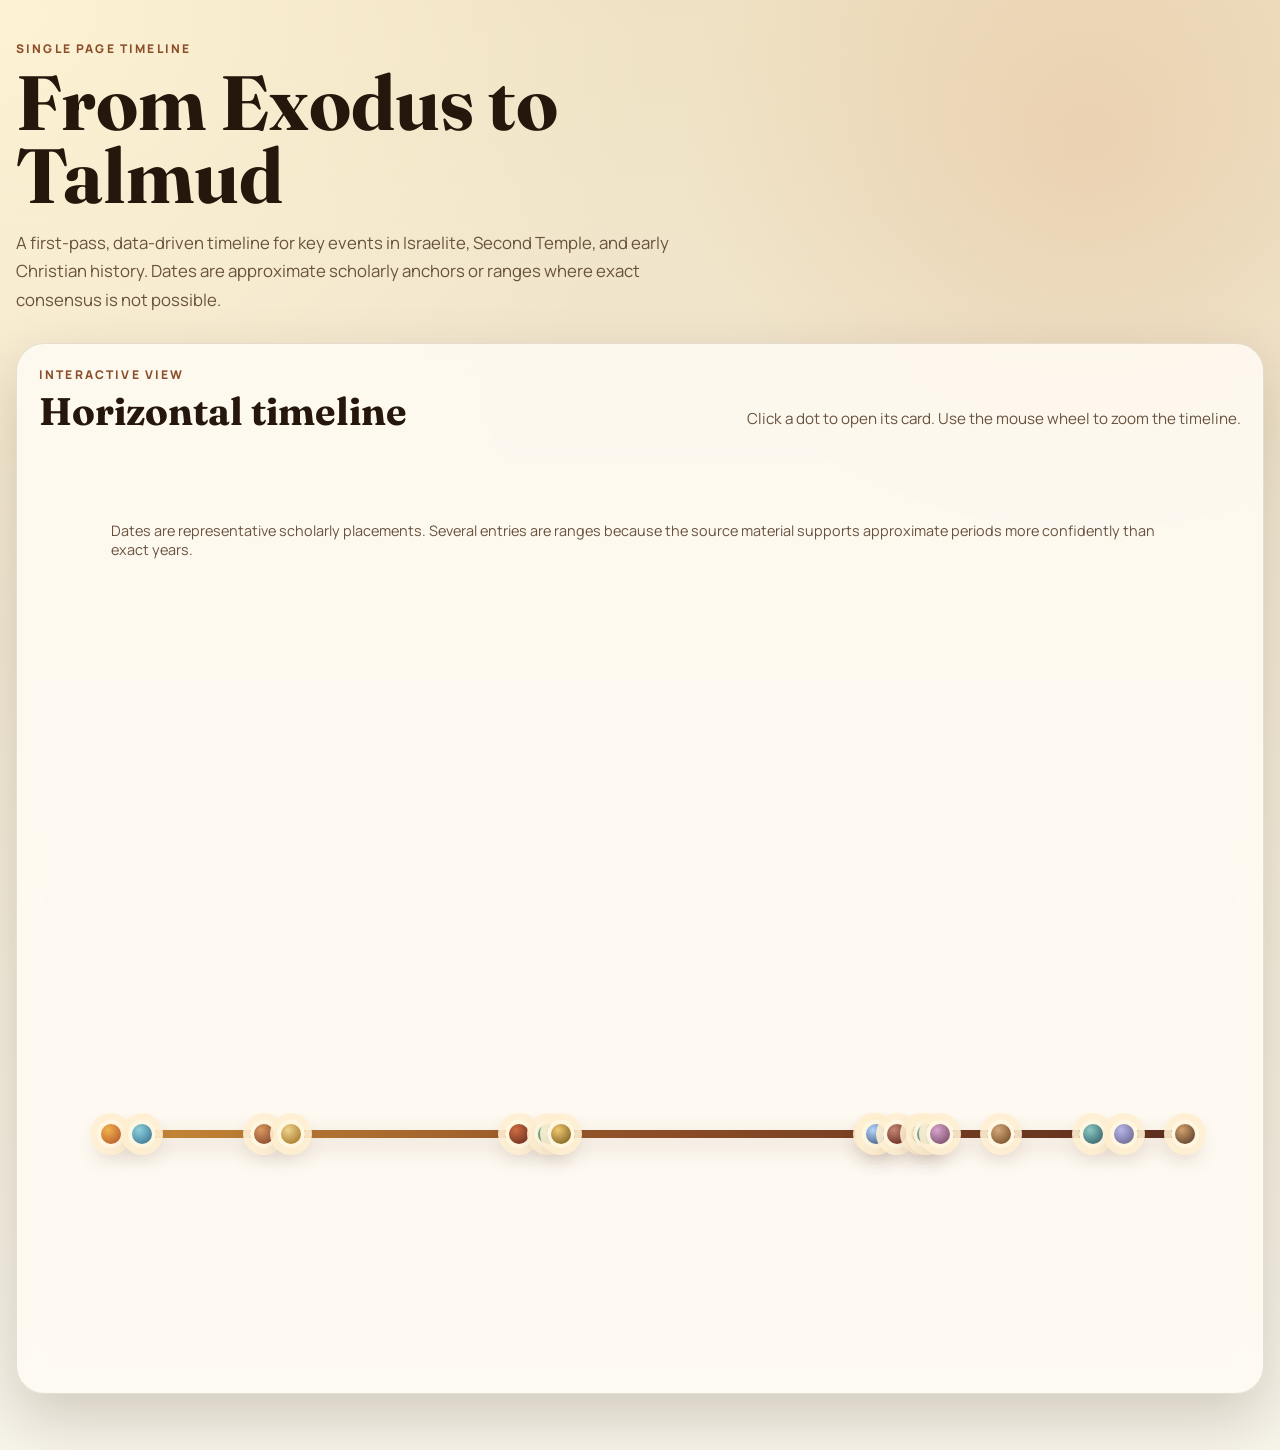
<file: timeline-flat/index.html>
<!DOCTYPE html>
<html lang="en">
<head>
  <meta charset="UTF-8" />
  <meta name="viewport" content="width=device-width, initial-scale=1.0" />
  <title>Biblical and Jewish History Timeline</title>
  <link rel="preconnect" href="https://fonts.googleapis.com" />
  <link rel="preconnect" href="https://fonts.gstatic.com" crossorigin />
  <link href="https://fonts.googleapis.com/css2?family=Fraunces:wght@500;600;700&family=Manrope:wght@400;500;600;700&display=swap" rel="stylesheet" />
  <link rel="stylesheet" href="./styles.css" />
</head>
<body>
  <main class="page-shell">
    <section class="hero">
      <p class="eyebrow">Single Page Timeline</p>
      <h1>From Exodus to Talmud</h1>
      <p class="intro">
        A first-pass, data-driven timeline for key events in Israelite, Second Temple, and early Christian history.
        Dates are approximate scholarly anchors or ranges where exact consensus is not possible.
      </p>
    </section>

    <section class="timeline-panel" aria-labelledby="timeline-title">
      <div class="panel-header">
        <div>
          <p class="panel-kicker">Interactive View</p>
          <h2 id="timeline-title">Horizontal timeline</h2>
        </div>
        <p class="panel-note">Click a dot to open its card. Use the mouse wheel to zoom the timeline.</p>
      </div>

      <div class="timeline-scroll" id="timeline-scroll">
        <div class="timeline-stage" id="timeline-stage" aria-live="polite"></div>
      </div>
    </section>
  </main>

  <script src="./app.js"></script>
</body>
</html>
</file>
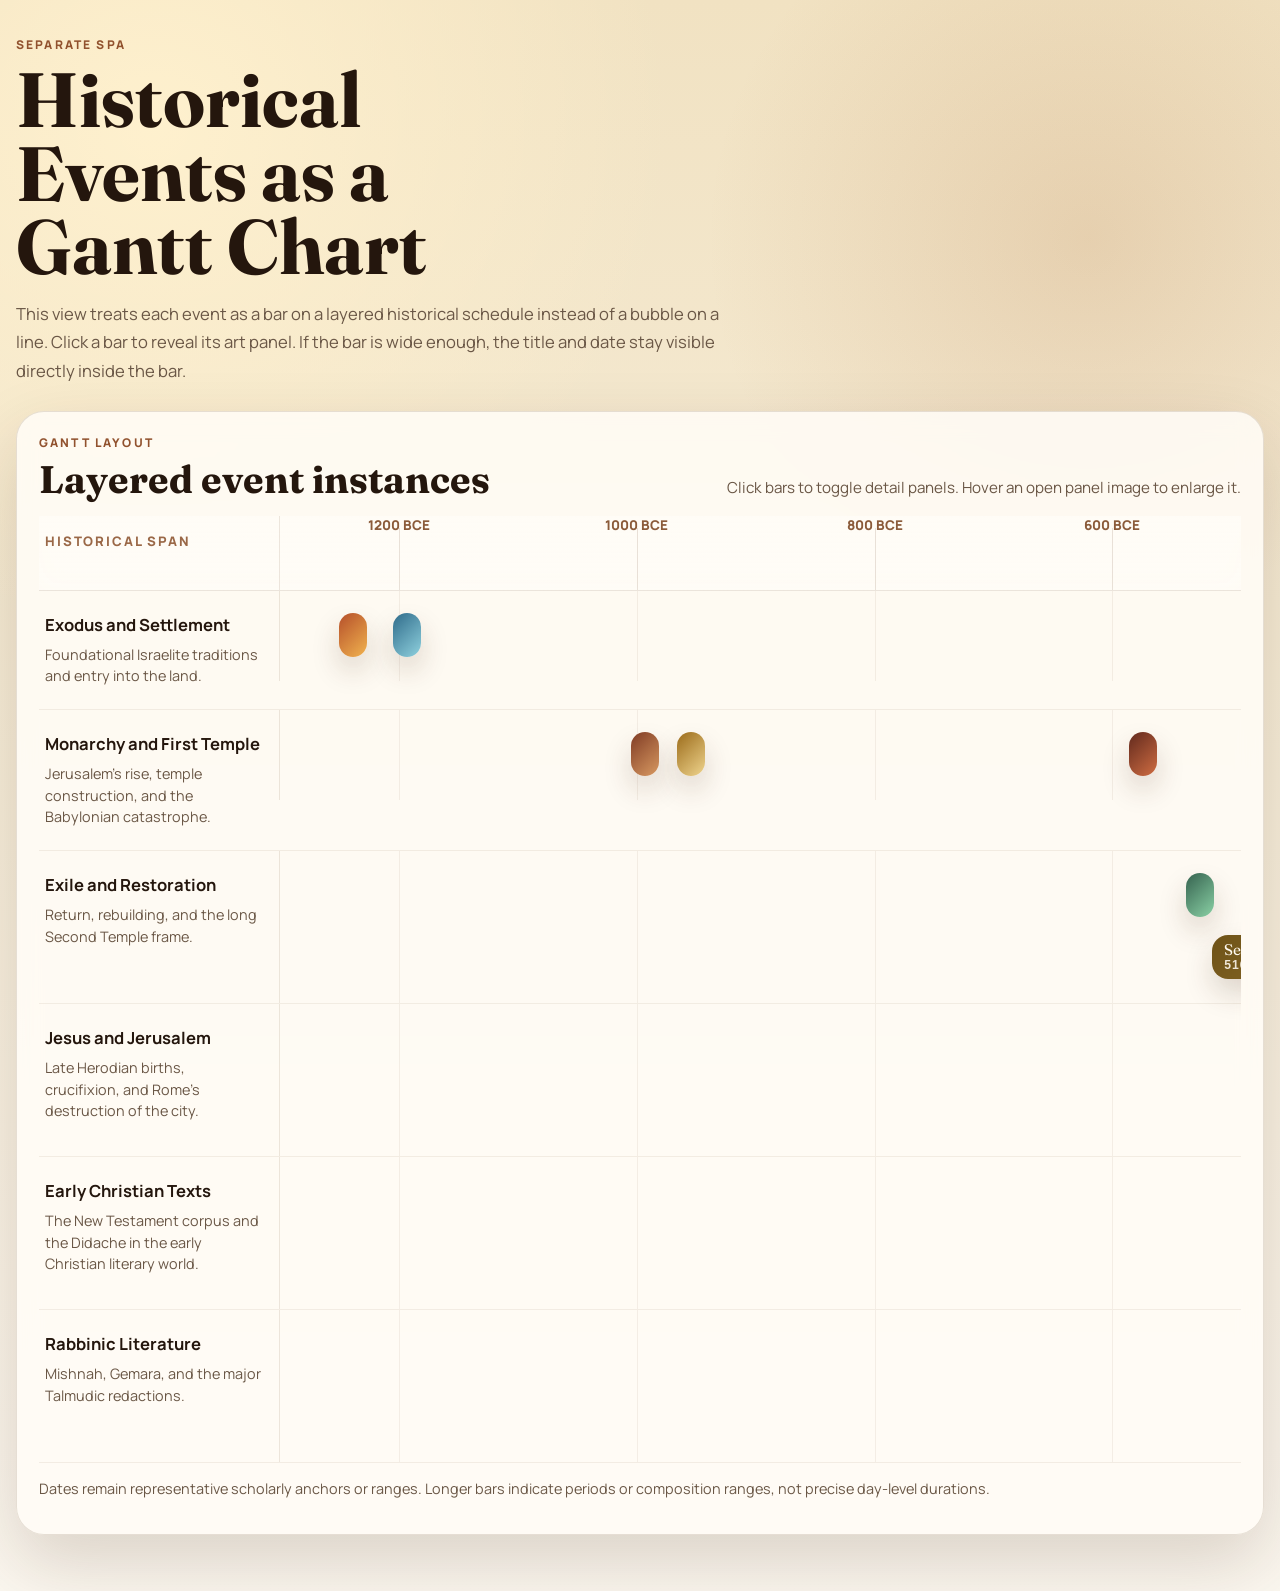
<file: timeline-gantt/gantt.html>
<!DOCTYPE html>
<html lang="en">
<head>
  <meta charset="UTF-8" />
  <meta name="viewport" content="width=device-width, initial-scale=1.0" />
  <title>Historical Gantt View</title>
  <link rel="preconnect" href="https://fonts.googleapis.com" />
  <link rel="preconnect" href="https://fonts.gstatic.com" crossorigin />
  <link href="https://fonts.googleapis.com/css2?family=Fraunces:wght@500;600;700&family=Manrope:wght@400;500;600;700;800&display=swap" rel="stylesheet" />
  <link rel="stylesheet" href="./gantt.css" />
</head>
<body>
  <main class="gantt-shell">
    <section class="hero">
      <p class="eyebrow">Separate SPA</p>
      <h1>Historical Events as a Gantt Chart</h1>
      <p class="intro">
        This view treats each event as a bar on a layered historical schedule instead of a bubble on a line.
        Click a bar to reveal its art panel. If the bar is wide enough, the title and date stay visible directly inside the bar.
      </p>
    </section>

    <section class="chart-panel">
      <div class="panel-head">
        <div>
          <p class="panel-kicker">Gantt Layout</p>
          <h2>Layered event instances</h2>
        </div>
        <p class="panel-note">Click bars to toggle detail panels. Hover an open panel image to enlarge it.</p>
      </div>

      <div class="gantt-scroll" id="gantt-scroll">
        <div class="gantt-stage" id="gantt-stage"></div>
      </div>
    </section>
  </main>

  <script src="./gantt.js"></script>
</body>
</html>
</file>
<file: timeline-flat/styles.css>
:root {
  --bg-top: #efe2c4;
  --bg-bottom: #f7f4ea;
  --panel: rgba(255, 252, 245, 0.84);
  --panel-border: rgba(81, 53, 18, 0.14);
  --ink: #26170c;
  --muted: #68523f;
  --line: linear-gradient(90deg, #c88a37 0%, #8d4d27 50%, #5d2f1d 100%);
  --dot-ring: #fff6e0;
  --shadow: 0 24px 60px rgba(45, 22, 8, 0.18);
  --card-shadow: 0 18px 34px rgba(58, 30, 14, 0.16);
}

* {
  box-sizing: border-box;
}

html,
body {
  margin: 0;
  min-height: 100%;
}

body {
  font-family: "Manrope", sans-serif;
  color: var(--ink);
  background:
    radial-gradient(circle at top left, rgba(255, 243, 214, 0.95), transparent 34%),
    radial-gradient(circle at 85% 10%, rgba(206, 125, 73, 0.18), transparent 24%),
    linear-gradient(180deg, var(--bg-top), var(--bg-bottom));
}

.page-shell {
  width: min(1500px, calc(100% - 32px));
  margin: 0 auto;
  padding: 40px 0 56px;
}

.hero {
  margin-bottom: 28px;
}

.eyebrow,
.panel-kicker {
  margin: 0 0 10px;
  text-transform: uppercase;
  letter-spacing: 0.18em;
  font-size: 0.75rem;
  font-weight: 800;
  color: #8b4f2a;
}

h1,
h2 {
  font-family: "Fraunces", serif;
  line-height: 0.95;
  margin: 0;
}

h1 {
  font-size: clamp(2.8rem, 6vw, 5.6rem);
  max-width: 11ch;
}

h2 {
  font-size: clamp(1.8rem, 3vw, 2.7rem);
}

.intro {
  max-width: 70ch;
  color: var(--muted);
  font-size: 1.05rem;
  line-height: 1.7;
  margin: 16px 0 0;
}

.timeline-panel {
  background: var(--panel);
  border: 1px solid var(--panel-border);
  border-radius: 28px;
  box-shadow: var(--shadow);
  backdrop-filter: blur(12px);
  padding: 22px 22px 10px;
}

.panel-header {
  display: flex;
  justify-content: space-between;
  align-items: end;
  gap: 24px;
  margin-bottom: 18px;
}

.panel-note {
  margin: 0;
  color: var(--muted);
  font-size: 0.95rem;
}

.timeline-scroll {
  overflow-x: auto;
  overflow-y: visible;
  padding: 8px 8px 28px;
}

.timeline-scroll::-webkit-scrollbar {
  height: 12px;
}

.timeline-scroll::-webkit-scrollbar-thumb {
  background: rgba(93, 47, 29, 0.28);
  border-radius: 999px;
}

.timeline-stage {
  position: relative;
  min-height: 100vh;
  padding: 52px 64px 72px;
}

.timeline-line {
  position: absolute;
  top: var(--line-top-px, 75vh);
  height: 8px;
  border-radius: 999px;
  background: var(--line);
  box-shadow: 0 8px 22px rgba(112, 54, 21, 0.22);
}

.timeline-marker {
  appearance: none;
  position: absolute;
  top: calc(var(--line-top-px, 75vh) - 10px);
  width: 28px;
  height: 28px;
  padding: 0;
  border-radius: 50%;
  border: 4px solid var(--dot-ring);
  box-shadow:
    0 0 0 7px rgba(255, 240, 210, 0.9),
    0 10px 22px rgba(85, 42, 18, 0.2);
  z-index: 2;
  cursor: pointer;
  transition: transform 150ms ease, box-shadow 150ms ease;
}

.timeline-marker:hover,
.timeline-marker:focus-visible {
  transform: scale(1.08);
  box-shadow:
    0 0 0 7px rgba(255, 240, 210, 0.9),
    0 16px 28px rgba(85, 42, 18, 0.28);
  outline: none;
}

.timeline-marker.is-active {
  transform: scale(1.14);
  box-shadow:
    0 0 0 9px rgba(255, 244, 220, 0.98),
    0 18px 30px rgba(85, 42, 18, 0.32);
}

.event-card {
  position: absolute;
  width: 260px;
  background: rgba(255, 251, 243, 0.96);
  border: 1px solid rgba(100, 58, 28, 0.14);
  border-radius: 24px;
  box-shadow: var(--card-shadow);
  overflow: visible;
  transition: transform 180ms ease, box-shadow 180ms ease, border-color 180ms ease, opacity 160ms ease;
  z-index: 3;
  opacity: 0;
  pointer-events: none;
  visibility: hidden;
}

.event-card:hover,
.event-card:focus-within {
  transform: translateY(-6px);
  border-color: rgba(96, 44, 18, 0.32);
  box-shadow: 0 24px 40px rgba(53, 28, 11, 0.22);
  z-index: 10;
}

.event-card.is-visible {
  opacity: 1;
  pointer-events: auto;
  visibility: visible;
}

.event-card::after {
  content: "";
  position: absolute;
  left: calc(50% - 1px);
  top: 100%;
  width: 2px;
  height: var(--popup-gap-px, 128px);
  background: rgba(98, 57, 30, 0.2);
}

.event-card-inner {
  display: grid;
  gap: 10px;
  padding: 14px 14px 16px;
}

.event-date {
  display: inline-flex;
  align-items: center;
  width: fit-content;
  padding: 6px 10px;
  border-radius: 999px;
  font-size: 0.79rem;
  font-weight: 800;
  letter-spacing: 0.08em;
  text-transform: uppercase;
  color: #fff7ea;
}

.event-title {
  margin: 0;
  font-family: "Fraunces", serif;
  font-size: 1.22rem;
  line-height: 1.1;
}

.event-desc {
  margin: 0;
  color: var(--muted);
  line-height: 1.45;
  font-size: 0.92rem;
}

.image-shell {
  position: relative;
}

.event-thumb {
  display: block;
  width: 100%;
  aspect-ratio: 4 / 3;
  object-fit: cover;
  border-radius: 18px;
  border: 1px solid rgba(91, 52, 26, 0.12);
  background: #f4ead9;
}

.legend {
  margin-top: 14px;
  color: var(--muted);
  font-size: 0.9rem;
}

@media (max-width: 900px) {
  .page-shell {
    width: min(100% - 18px, 1500px);
    padding-top: 24px;
  }

  .panel-header {
    flex-direction: column;
    align-items: start;
  }

  .timeline-panel {
    padding-inline: 12px;
  }

  .timeline-stage {
    min-height: 100vh;
    padding-inline: 42px;
  }

  .event-card {
    width: 230px;
  }
}
</file>
<file: timeline-gantt/gantt.css>
:root {
  --bg-top: #f1e2c2;
  --bg-bottom: #fbf7ef;
  --panel: rgba(255, 252, 246, 0.88);
  --panel-border: rgba(77, 49, 19, 0.14);
  --ink: #24160d;
  --muted: #6a5746;
  --shadow: 0 28px 70px rgba(53, 26, 8, 0.16);
  --bar-height: 44px;
  --row-gap: 18px;
  --subrow-gap: 18px;
  --sidebar-width: 240px;
}

* {
  box-sizing: border-box;
}

html,
body {
  min-height: 100%;
  margin: 0;
}

body {
  font-family: "Manrope", sans-serif;
  color: var(--ink);
  background:
    radial-gradient(circle at 12% 8%, rgba(255, 241, 206, 0.95), transparent 28%),
    radial-gradient(circle at 85% 15%, rgba(173, 111, 59, 0.18), transparent 22%),
    linear-gradient(180deg, var(--bg-top), var(--bg-bottom));
}

.gantt-shell {
  width: min(1600px, calc(100% - 32px));
  margin: 0 auto;
  padding: 36px 0 56px;
}

.hero {
  margin-bottom: 26px;
}

.eyebrow,
.panel-kicker {
  margin: 0 0 10px;
  text-transform: uppercase;
  letter-spacing: 0.18em;
  font-size: 0.75rem;
  font-weight: 800;
  color: #91522e;
}

h1,
h2,
.bar-title,
.detail-title {
  font-family: "Fraunces", serif;
}

h1,
h2 {
  margin: 0;
  line-height: 0.96;
}

h1 {
  font-size: clamp(2.8rem, 6vw, 5.4rem);
  max-width: 11ch;
}

h2 {
  font-size: clamp(1.8rem, 3vw, 2.6rem);
}

.intro {
  max-width: 72ch;
  margin: 16px 0 0;
  color: var(--muted);
  line-height: 1.7;
  font-size: 1.04rem;
}

.chart-panel {
  background: var(--panel);
  border: 1px solid var(--panel-border);
  border-radius: 28px;
  box-shadow: var(--shadow);
  backdrop-filter: blur(12px);
  padding: 22px 22px 18px;
}

.panel-head {
  display: flex;
  justify-content: space-between;
  align-items: end;
  gap: 24px;
  margin-bottom: 18px;
}

.panel-note {
  margin: 0;
  color: var(--muted);
  font-size: 0.95rem;
}

.gantt-scroll {
  overflow-x: auto;
  overflow-y: visible;
  padding-bottom: 18px;
}

.gantt-scroll::-webkit-scrollbar {
  height: 12px;
}

.gantt-scroll::-webkit-scrollbar-thumb {
  background: rgba(93, 47, 29, 0.28);
  border-radius: 999px;
}

.gantt-stage {
  position: relative;
}

.axis-row,
.group-row {
  display: grid;
  grid-template-columns: var(--sidebar-width) minmax(0, 1fr);
}

.axis-row {
  position: sticky;
  top: 0;
  z-index: 20;
  background: linear-gradient(180deg, rgba(255, 252, 246, 0.98), rgba(255, 252, 246, 0.92));
  backdrop-filter: blur(12px);
  border-bottom: 1px solid rgba(92, 56, 26, 0.12);
}

.axis-sidebar {
  padding: 16px 14px 12px 6px;
  color: #9a6847;
  font-size: 0.82rem;
  font-weight: 800;
  text-transform: uppercase;
  letter-spacing: 0.14em;
}

.axis-track {
  position: relative;
  height: 74px;
  border-left: 1px solid rgba(103, 64, 32, 0.12);
}

.axis-tick {
  position: absolute;
  top: 12px;
  bottom: 0;
  width: 1px;
  background: rgba(98, 58, 30, 0.14);
}

.axis-label {
  position: absolute;
  top: 0;
  transform: translateX(-50%);
  font-size: 0.84rem;
  font-weight: 800;
  color: #8b5b3a;
  white-space: nowrap;
}

.group-row {
  position: relative;
  align-items: start;
  border-bottom: 1px solid rgba(103, 64, 32, 0.08);
}

.group-sidebar {
  padding: 22px 18px 22px 6px;
}

.group-name {
  margin: 0 0 8px;
  font-size: 1.04rem;
}

.group-note {
  margin: 0;
  color: var(--muted);
  line-height: 1.5;
  font-size: 0.9rem;
}

.group-track {
  position: relative;
  border-left: 1px solid rgba(103, 64, 32, 0.12);
  overflow: visible;
}

.track-gridline {
  position: absolute;
  top: 0;
  bottom: 0;
  width: 1px;
  background: rgba(114, 76, 41, 0.08);
}

.event-bar {
  position: absolute;
  display: flex;
  align-items: center;
  gap: 10px;
  min-width: 28px;
  height: var(--bar-height);
  padding: 0 12px;
  border: none;
  border-radius: 16px;
  color: #fffaf0;
  box-shadow: 0 14px 28px rgba(70, 37, 15, 0.18);
  cursor: pointer;
  transition: transform 160ms ease, box-shadow 160ms ease, filter 160ms ease;
  overflow: visible;
  text-align: left;
}

.event-bar:hover,
.event-bar:focus-visible {
  transform: translateY(-2px);
  box-shadow: 0 18px 34px rgba(70, 37, 15, 0.24);
  filter: saturate(1.06);
  outline: none;
}

.event-bar.is-open {
  box-shadow: 0 22px 38px rgba(70, 37, 15, 0.28);
  z-index: 15;
}

.bar-text {
  display: none;
  min-width: 0;
}

.event-bar.show-title .bar-text {
  display: block;
}

.bar-title,
.bar-date {
  display: block;
  overflow: hidden;
  text-overflow: ellipsis;
  white-space: nowrap;
}

.bar-title {
  font-size: 0.96rem;
  line-height: 1.04;
}

.bar-date {
  font-size: 0.76rem;
  font-weight: 800;
  letter-spacing: 0.08em;
  text-transform: uppercase;
  opacity: 0.88;
}

.event-bar.show-date .bar-date {
  display: block;
}

.event-bar.show-title:not(.show-date) .bar-date {
  display: none;
}

.detail-card {
  position: absolute;
  left: 50%;
  bottom: calc(100% + 18px);
  width: 320px;
  transform: translateX(-50%);
  background: rgba(255, 251, 243, 0.98);
  border: 1px solid rgba(88, 54, 28, 0.16);
  border-radius: 22px;
  box-shadow: 0 28px 52px rgba(42, 21, 8, 0.24);
  padding: 14px;
  opacity: 0;
  visibility: hidden;
  pointer-events: none;
  transition: opacity 150ms ease, transform 150ms ease;
  z-index: 30;
}

.event-bar.is-open .detail-card {
  opacity: 1;
  visibility: visible;
  pointer-events: auto;
}

.detail-card::after {
  content: "";
  position: absolute;
  left: calc(50% - 1px);
  top: 100%;
  width: 2px;
  height: 18px;
  background: rgba(98, 57, 30, 0.22);
}

.detail-image-wrap {
  position: relative;
}

.detail-thumb,
.detail-large {
  display: block;
  width: 100%;
  object-fit: cover;
  border-radius: 18px;
  border: 1px solid rgba(91, 52, 26, 0.12);
  background: #f4ead9;
}

.detail-thumb {
  aspect-ratio: 4 / 3;
}

.detail-large {
  position: absolute;
  left: 50%;
  bottom: calc(100% + 12px);
  width: 360px;
  transform: translateX(-50%) scale(0.94);
  box-shadow: 0 26px 52px rgba(36, 16, 4, 0.3);
  opacity: 0;
  pointer-events: none;
  transition: opacity 150ms ease, transform 150ms ease;
}

.detail-image-wrap:hover .detail-large {
  opacity: 1;
  transform: translateX(-50%) scale(1);
}

.detail-meta {
  margin-top: 12px;
}

.detail-title {
  margin: 0 0 8px;
  font-size: 1.22rem;
  line-height: 1.08;
}

.detail-date {
  display: inline-flex;
  align-items: center;
  padding: 6px 10px;
  border-radius: 999px;
  font-size: 0.76rem;
  font-weight: 800;
  letter-spacing: 0.08em;
  text-transform: uppercase;
  color: #fff6e6;
}

.detail-desc {
  margin: 10px 0 0;
  color: var(--muted);
  line-height: 1.5;
  font-size: 0.92rem;
}

.footer-note {
  margin: 16px 0 0;
  color: var(--muted);
  font-size: 0.9rem;
}

@media (max-width: 900px) {
  :root {
    --sidebar-width: 180px;
  }

  .gantt-shell {
    width: min(100% - 18px, 1600px);
    padding-top: 24px;
  }

  .panel-head {
    flex-direction: column;
    align-items: start;
  }

  .chart-panel {
    padding-inline: 12px;
  }

  .detail-card {
    width: 280px;
  }

  .detail-large {
    width: 300px;
  }
}
</file>
